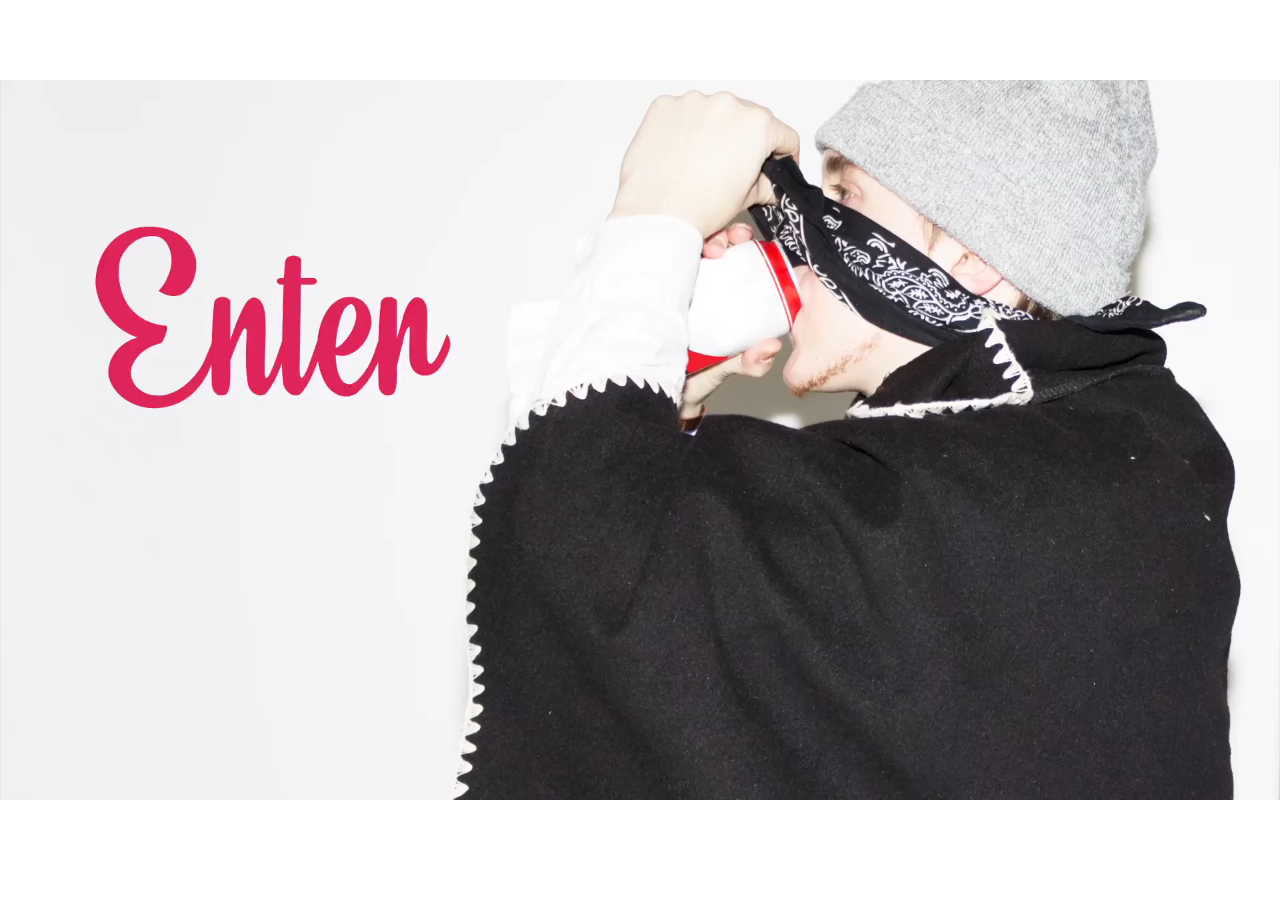
<file: index.html>
<!DOCTYPE html>
<html lang="en">

<head>
  <!--  Meta  -->
  <meta charset="UTF-8" name="viewport" content="width=device-width, initial-scale=1" />

  <title>Roy Barbados</title>

  <!-- Bootstrap -->
  <script src="https://ajax.googleapis.com/ajax/libs/jquery/1.11.3/jquery.min.js"></script>﻿
  <link rel="stylesheet" href="https://maxcdn.bootstrapcdn.com/bootstrap/3.3.4/css/bootstrap.min.css">
  <script src="https://maxcdn.bootstrapcdn.com/bootstrap/3.3.4/js/bootstrap.min.js"></script>

  <!-- jQuery -->
  <script src="https://ajax.googleapis.com/ajax/libs/jquery/2.1.3/jquery.min.js"></script>

  <!--  Styles  -->

  <!-- font awesome -->
  <link rel="stylesheet" href="https://cdnjs.cloudflare.com/ajax/libs/font-awesome/4.7.0/css/font-awesome.min.css">

  <script>
    $(document).ready(function () {
      $('#enter').click(function () {
        $('#enter').get(0).play();
        setTimeout(function () {
          window.location.href = 'homepage.html';
          return false;
        }, 1300);
      });

      window.onpageshow = function(event) {
        if (event.persisted) {
            window.location.reload()
            return false;
        }
      };
    });
  </script>

  <style>
    body {
      margin-top: -20px;
      height: 100vh;
      display: grid;
      justify-content: center;
    }
  </style>


</head>

<body>
  <video class="img-responsive center-block" autoplay playsinline id="enter" width="100%" height="100%">
    <source src="vid/enter.mp4" type="video/mp4"/>
    <source src="vid/enter.webm" type="video/webm"/>
    Your browser does not support the video tag.
  </video>

</body>

</html>
</file>
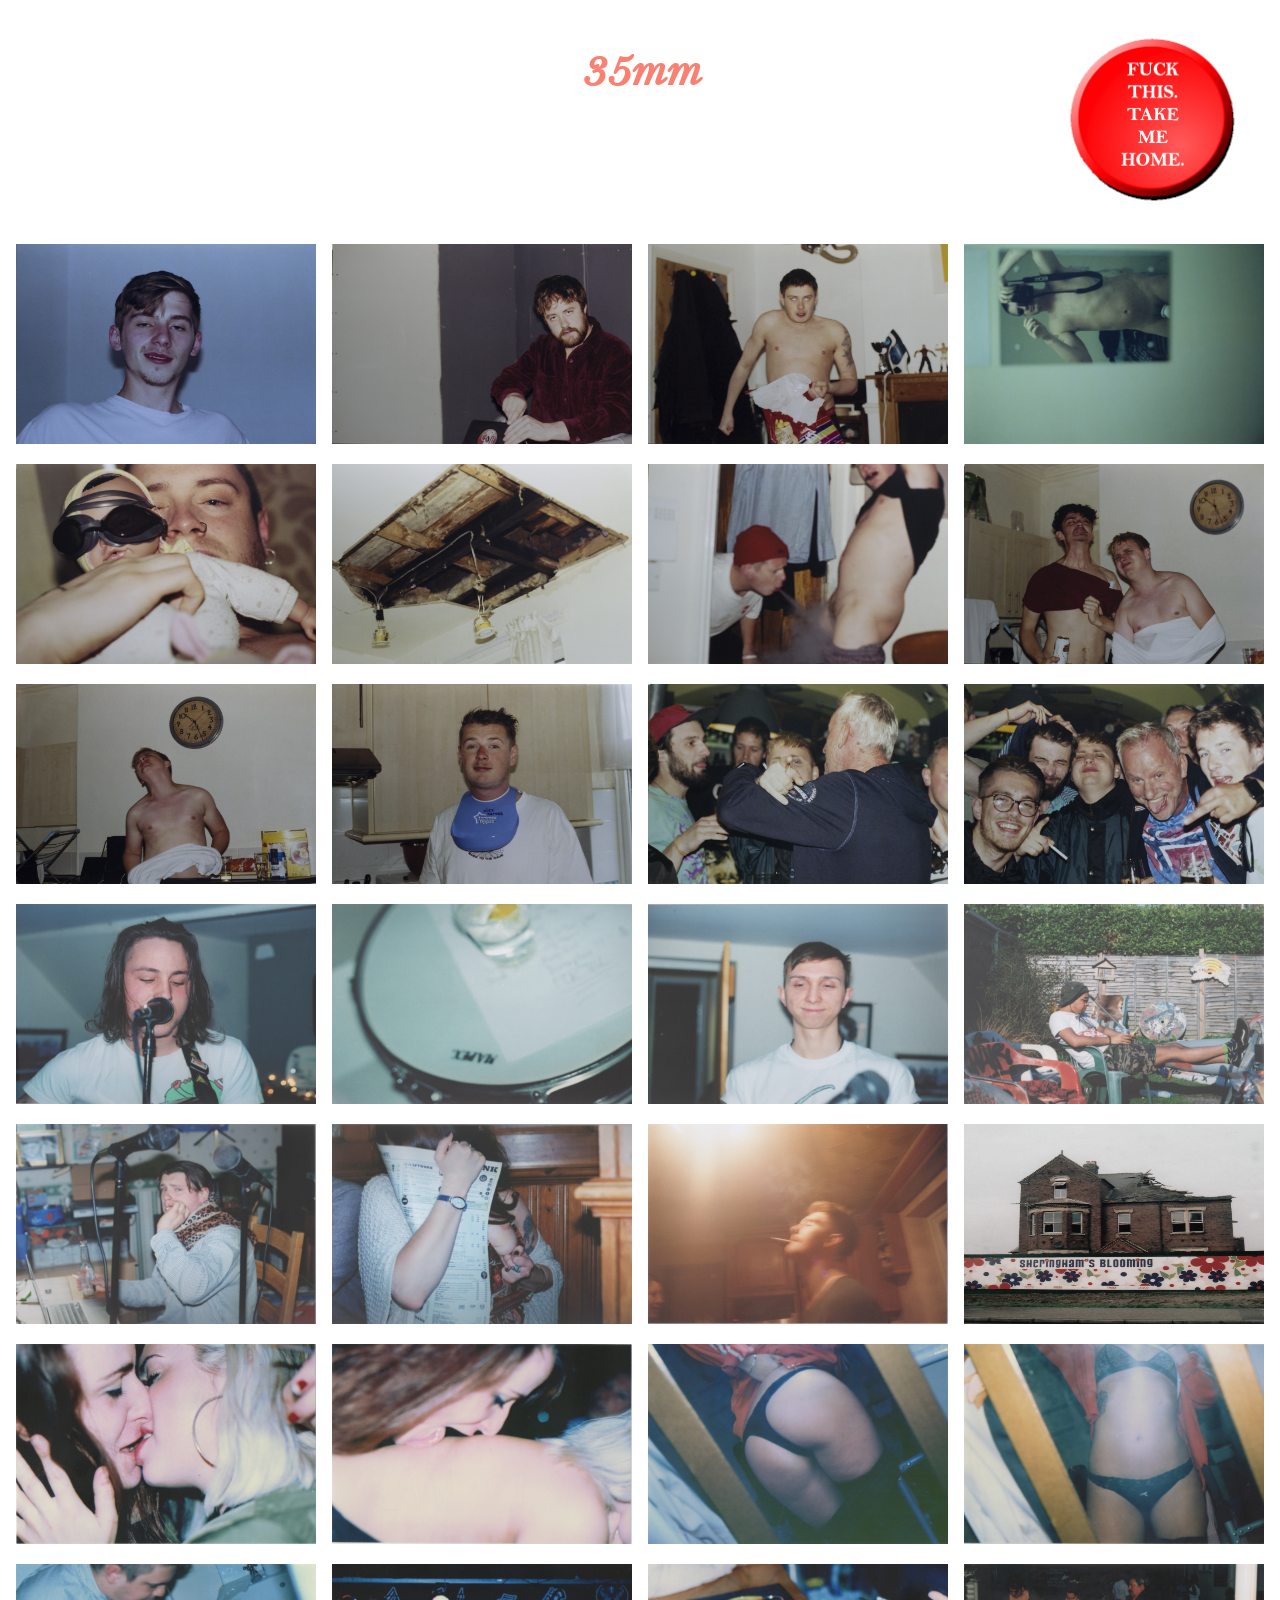
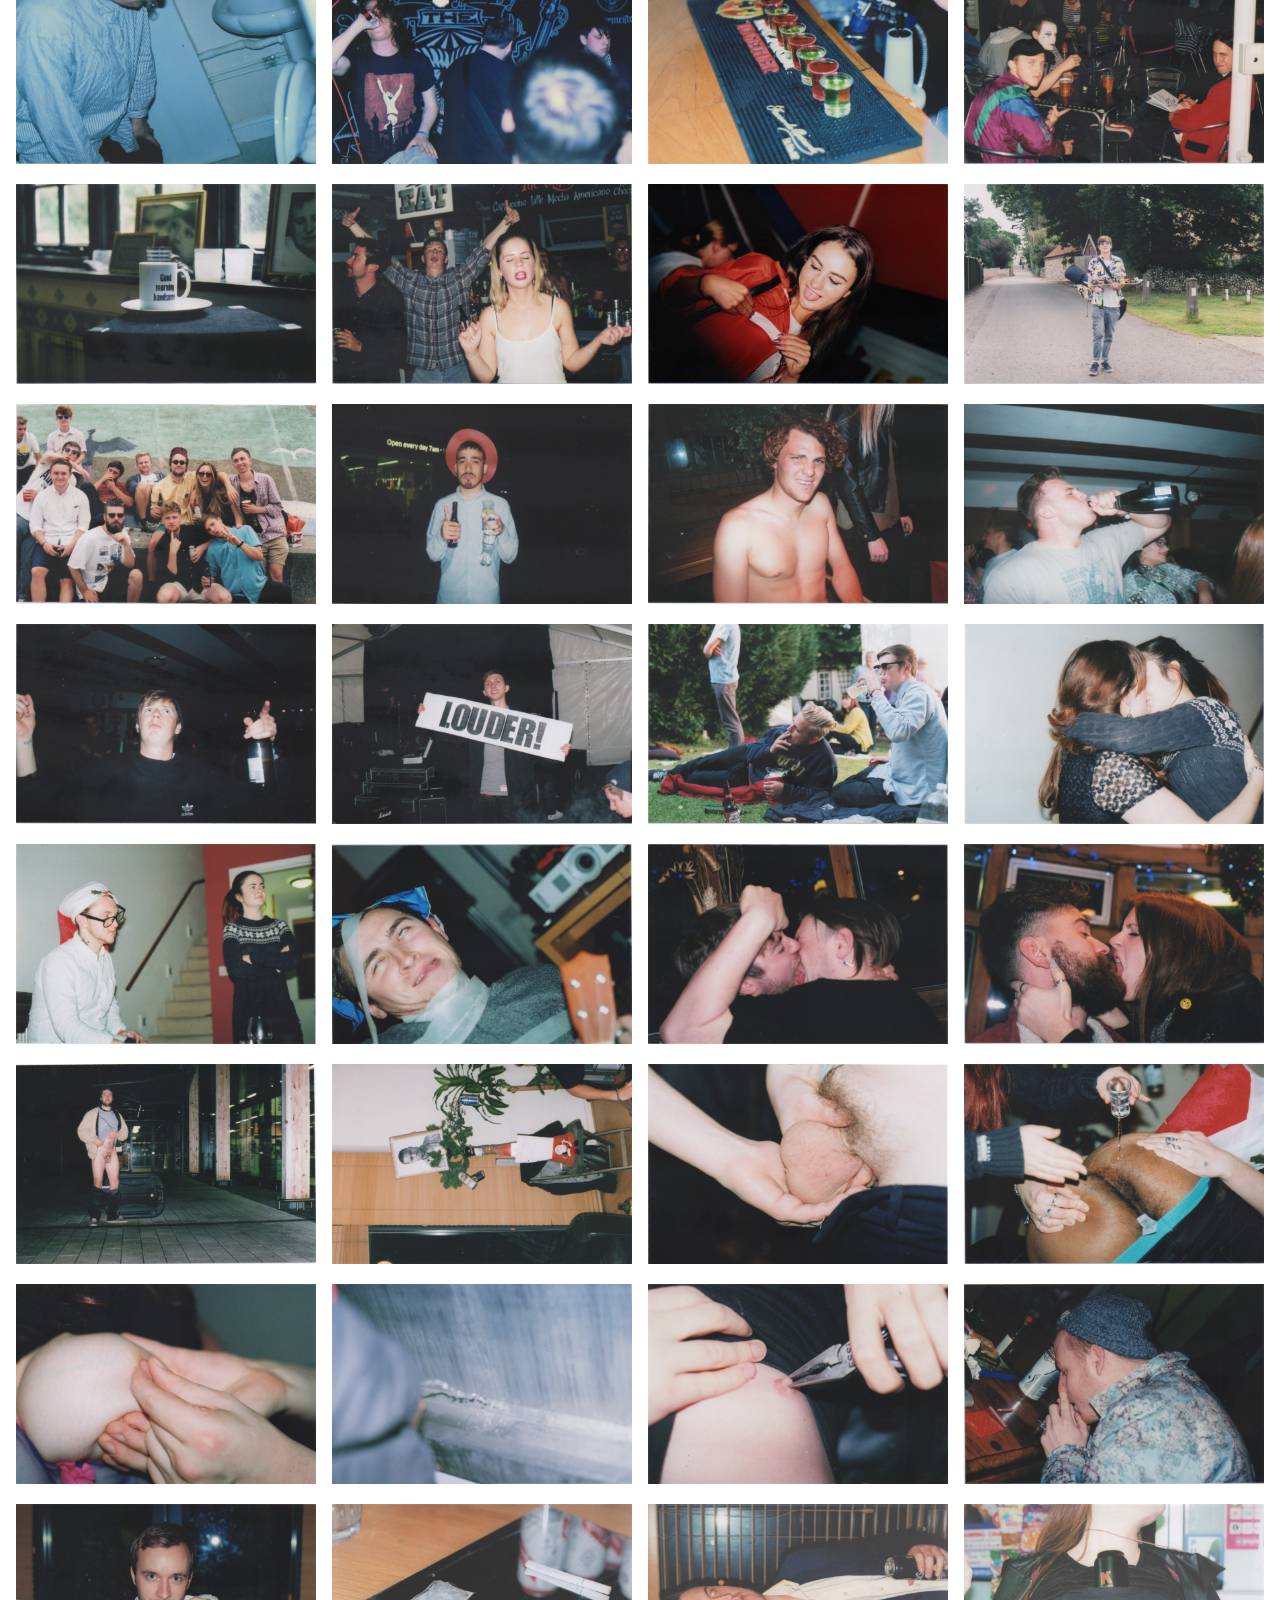
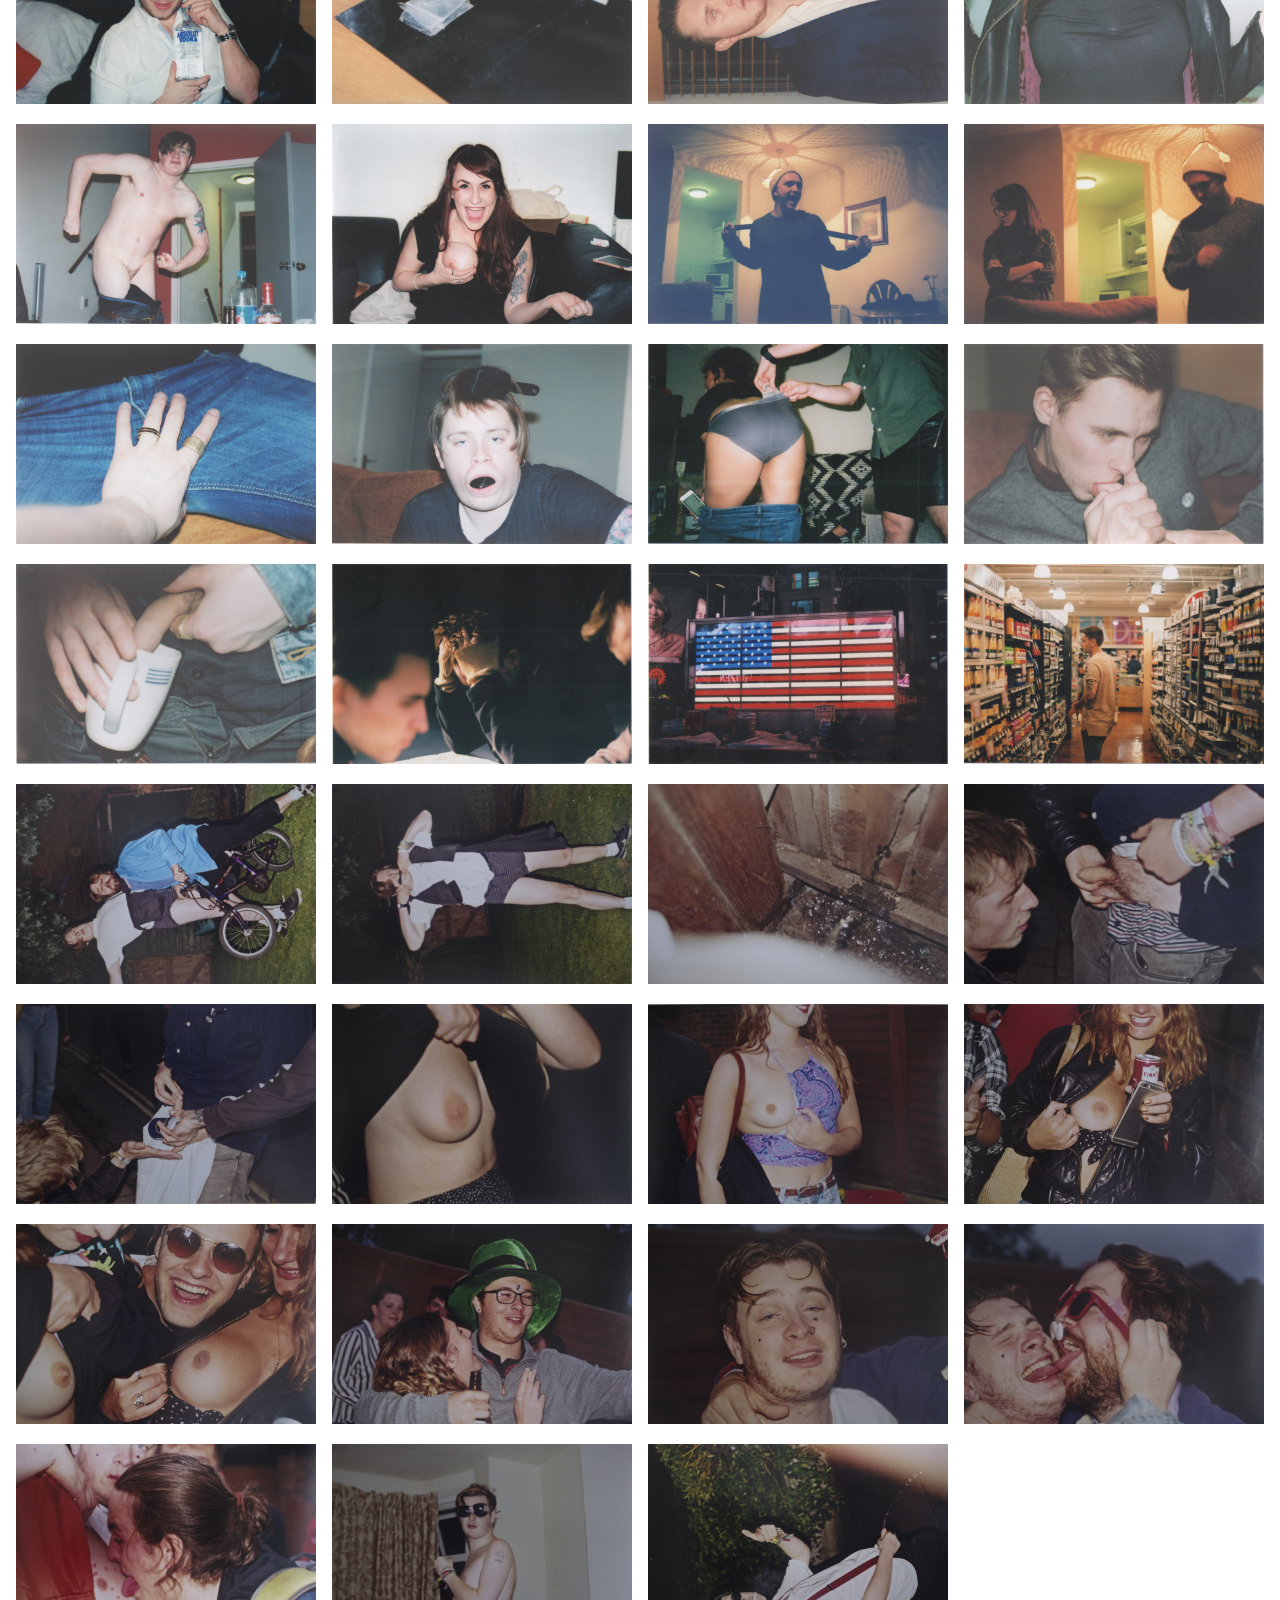
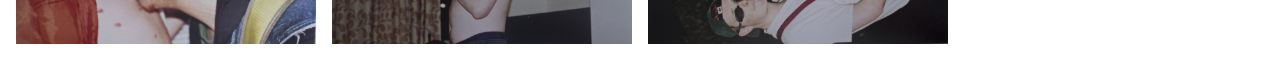
<file: 35mm.html>
<!DOCTYPE html>
<html>
<head>
  <meta charset="utf-8" />
  <meta http-equiv="X-UA-Compatible" content="IE=edge" />
  <title>Roy Barbados - 35mm</title>
  <meta name="viewport" content="width=device-width, initial-scale=1" />

  <!-- jQuery -->
  <script src="https://ajax.googleapis.com/ajax/libs/jquery/2.1.1/jquery.min.js"></script>

  <!-- Font Awesome -->
  <link rel="stylesheet" href="https://cdnjs.cloudflare.com/ajax/libs/font-awesome/4.7.0/css/font-awesome.min.css"/>

  <!-- <link rel="stylesheet" type="text/css" media="screen" href="styles.css" /> -->

  <style>
  @font-face {
    font-family: belli;
    src: url("img/font/belli.ttf");
  }
  body {
    font-family: "belli", sans-serif;
    margin-bottom: 40px;
  }
  #header {
    display: grid;
    justify-content: center;
    grid-template-columns: 1fr 1fr 1fr;
  }
  #title {
    color: salmon;
    text-align: center;
    font-size: 50px;
    grid-column-start: 2;
  }
  .homeButton {
    grid-column-start: 3;
    margin-left: auto;
  }
  /* 2 cols on mobile, 3 on tablet, 4 on desktop */
  #photo-grid {
      display: grid;
      grid-template-columns: 1fr 1fr 1fr 1fr;
      grid-template-rows: auto;
      justify-items: center;
      grid-column-gap: 0px;
      grid-row-gap: 20px;
  }
  @media screen and (max-width: 1200px) {
    #photo-grid {
        grid-template-columns: 1fr 1fr 1fr;
    }
  }
  @media screen and (max-width: 992px) {
    #photo-grid {
        grid-template-columns: 1fr 1fr;
    }
  }
  @media screen and (max-width: 768px) {
    #photo-grid {
        grid-template-columns: 1fr;
    }
    .homeButton {
        display: none;
    }
    .mobileHomeButton {
      display: block;
    }
  }
  @media screen and (min-width: 768px) {
    .mobileHomeButton {
      display: none;
    }
  }

  /* rotate imgs */
  .rotated {
    transform: rotate(90deg);
    -ms-transform: rotate(90deg); /* IE 9 */
    -moz-transform: rotate(90deg); /* Firefox */
    -webkit-transform: rotate(90deg); /* Safari and Chrome */
    -o-transform: rotate(90deg); /* Opera */
  }

  /* Style the Image Used to Trigger the Modal */
  .photo {
      cursor: pointer;
      transition: 0.3s;
      width: 300px;
      height: 200px;
  }

  .photo:hover {opacity: 0.7;}

  /* The Modal (background) */
  .modal {
      display: none; /* Hidden by default */
      position: fixed; /* Stay in place */
      z-index: 1; /* Sit on top */
      padding-top: 100px; /* Location of the box */
      left: 0;
      top: 0;
      width: 100%; /* Full width */
      height: 100%; /* Full height */
      overflow: auto; /* Enable scroll if needed */
      background-color: rgb(0,0,0); /* Fallback color */
      background-color: rgba(0,0,0,0.9); /* Black w/ opacity */
      /* -webkit-transition: all 1.3s ease-in-out; --> need to go in parent class
      -moz-transition:    all 1.3s ease-in-out;
      -o-transition:      all 1.3s ease-in-out;
      -ms-transition:     all 1.3s ease-in-out; */
  }

  /* Modal Content (Image) */
  .modal-content {
      margin: auto;
      display: block;
      max-height: 50%;
  }

  /* Caption of Modal Image (Image Text) - Same Width as the Image */
  #caption {
      margin: auto;
      display: block;
      width: 80%;
      max-width: 700px;
      text-align: center;
      color: #ccc;
      padding: 100px 0;
      height: 150px;
  }

  /* Add Animation - Zoom in the Modal */
  .modal-content, #caption {
      -webkit-animation-name: zoom;
      -webkit-animation-duration: 0.6s;
      animation-name: zoom;
      animation-duration: 0.6s;
  }

  @-webkit-keyframes zoom {
      from {-webkit-transform:scale(0)}
      to {-webkit-transform:scale(1)}
  }

  @keyframes zoom {
      from {transform:scale(0)}
      to {transform:scale(1)}
  }

  /* The Close Button */
  .close {
      position: absolute;
      top: 15px;
      right: 35px;
      color: #f1f1f1;
      font-size: 40px;
      font-weight: bold;
      transition: 0.3s;
  }

  .close:hover,
  .close:focus {
      color: #bbb;
      text-decoration: none;
      cursor: pointer;
  }

  /* 100% Image Width on Smaller Screens */
  @media only screen and (max-width: 768px){
      .modal-content {
          width: 100%;
      }
  }
</style>
</head>
<body>
  <main>
    <div id="header">
      <h1 id="title">35mm</h1>
      <div class="homeButton">
          <a href="homepage.html"><img src="homeButton.png" alt="Home Button" style="width: 250px;"/></a>
      </div>
      <div class="mobileHomeButton">
        <a href="homepage.html"><img src="mobileHomeButton.png" alt="Home Button" style="position: absolute; top:0; right: 0;"/></a>
      </div>
    </div>
    <div id="photo-grid">
      <img class="photo" src="./img/35mm/9/1 Nicholas-min.jpg" alt="Nicholas">
      <img class="photo" src="./img/35mm/9/2 Ray-Keith-min.jpg" alt="Ray-Keith">
      <img class="photo" src="./img/35mm/9/3 Roy-min.jpg" alt="Roy">
      <img class="photo portrait" src="./img/35mm/9/4 Tanning Roy-min.jpg" alt="Tanning Roy">
      <img class="photo" src="./img/35mm/9/5 Deano and Roy-min.jpg" alt="Deano and Roy">
      <img class="photo" src="./img/35mm/9/6 Home-min.jpg" alt="Home">
      <img class="photo" src="./img/35mm/9/7 Naughy Daughty-min.jpg" alt="Naughty Daughty">
      <img class="photo" src="./img/35mm/9/8 Et and Freshman-min.jpg" alt="Et and Freshman">
      <img class="photo" src="./img/35mm/9/9 Freshman-min.jpg" alt="Fresh">
      <img class="photo" src="./img/35mm/9/10 Clint-min.jpg" alt="Clint">
      <img class="photo" src="./img/35mm/9/11 Fresh & Polish Dad-min.jpg" alt="Fresh & Polish Dad">
      <img class="photo" src="./img/35mm/9/12 Poland Posse-min.jpg" alt="Poland Posse">
      <img class="photo" src="./img/35mm/8/1 Homer-min.jpg" alt="">
      <img class="photo" src="./img/35mm/8/2 Homer's Snare-min.jpg" alt="">
      <img class="photo" src="./img/35mm/8/3 Pat-min.jpg" alt="Pat">
      <img class="photo" src="./img/35mm/8/4 Joel-min.jpg" alt="Joel">
      <img class="photo" src="./img/35mm/8/5 Roy-min.jpg" alt="Roy">
      <img class="photo" src="./img/35mm/8/6 Rubz-min.jpg" alt="Rubz">
      <img class="photo" src="./img/35mm/8/7 The Fox-min.jpeg" alt="The Fox">
      <img class="photo" src="./img/35mm/8/8 Home-min.jpg" alt="Home">
      <img class="photo" src="./img/35mm/7/1 Rubz and Abz-min.jpg" alt="Rubz and Abz">
      <img class="photo" src="./img/35mm/7/2 Rubz and Abz-min.jpg" alt="Rubz and Abz">
      <img class="photo" src="./img/35mm/7/3 Coco-min.jpg" alt="Coco">
      <img class="photo" src="./img/35mm/7/4 Coco-min.jpg" alt="Coco">
      <img class="photo" src="./img/35mm/7/5 Roy Sick-min.jpg" alt="Roy Sick">
      <img class="photo" src="./img/35mm/7/6 Dreyfus-min.jpg" alt="Dreyfus">
      <img class="photo" src="./img/35mm/7/7 Shots-min.jpg" alt="Shots">
      <img class="photo" src="./img/35mm/6/1 Hamaz, J.T. & Homer-min.jpg" alt="Hamaz, J.T. & Homer-min.jpg">
      <img class="photo" src="./img/35mm/6/2 Morning-min.jpg" alt="Morning">
      <img class="photo" src="./img/35mm/6/3 Cal, Clint and Abz-min.jpg" alt="Cal, Clint and Abz">
      <img class="photo" src="./img/35mm/6/4 Neo-min.jpg" alt="Neo">
      <img class="photo" src="./img/35mm/6/5 Clint-min.jpg" alt="Clint">
      <img class="photo" src="./img/35mm/6/6 Cru-min.jpg" alt="Cru">
      <img class="photo" src="./img/35mm/6/7 Kid P-min.jpg" alt="Kid P">
      <img class="photo" src="./img/35mm/6/8 Joe-min.jpg" alt="Joe">
      <img class="photo" src="./img/35mm/6/9 Champerz-min.jpg" alt="Champerz">
      <img class="photo" src="./img/35mm/6/10 Clint-min.jpg" alt="Clint">
      <img class="photo" src="./img/35mm/6/11 Pat Git-min.jpg" alt="Pat Git">
      <img class="photo" src="./img/35mm/6/12 Fresh & Clint-min.jpg" alt="Fresh & Clint">
      <img class="photo" src="./img/35mm/5/1 Rubz & Ros-min.jpg" alt="Rubz & Ros">
      <img class="photo" src="./img/35mm/5/2 Hamaz & Ros-min.jpg" alt="Hamaz & Ros">
      <img class="photo" src="./img/35mm/5/3 C.R.D-min.jpg" alt="C.R.D">
      <img class="photo" src="./img/35mm/5/4 Ray and Roy-min.jpg" alt="Ray and Roy">
      <img class="photo" src="./img/35mm/5/5 Dean Abbatoir & El-min.jpg" alt="Dean Abbatoir & El">
      <img class="photo" src="./img/35mm/5/6 Ray-min.jpg" alt="Ray">
      <img class="photo portrait" src="./img/35mm/5/7 Christmas-min.jpg" alt="Christmas">
      <img class="photo" src="./img/35mm/5/8 Sack-min.jpg" alt="Sack">
      <img class="photo" src="./img/35mm/5/9 Ass-min.jpg" alt="Ass">
      <img class="photo" src="./img/35mm/5/10 Nip-min.jpg" alt="Nip">
      <img class="photo" src="./img/35mm/4/1 Piss Dick-min.jpg" alt="Piss Dick">
      <img class="photo" src="./img/35mm/4/2 Nip-min.jpg" alt="Nip">
      <img class="photo" src="./img/35mm/4/3 Brooders-min.jpg" alt="Brooders">
      <img class="photo" src="./img/35mm/4/4 Absolut Rup-min.jpg" alt="Absolut Rup">
      <img class="photo" src="./img/35mm/4/5 Candy-min.jpg" alt="Candy">
      <img class="photo portrait" src="./img/35mm/4/6 Hamaz-min.jpg" alt="Hamaz">
      <img class="photo" src="./img/35mm/4/7 Rubz K-min.jpg" alt="Rubz K">
      <img class="photo" src="./img/35mm/4/8 Roy B-min.jpg" alt="Roy B">
      <img class="photo" src="./img/35mm/4/9 Rubz-min.jpg" alt="Rubz">
      <img class="photo" src="./img/35mm/4/10 Hamaz-min.jpg" alt="Hamaz">
      <img class="photo" src="./img/35mm/4/11 Hamaz & Ruby-min.jpg" alt="Hamaz & Ruby">
      <img class="photo" src="./img/35mm/4/12 Crotch-min.jpg" alt="Crotch">
      <img class="photo" src="./img/35mm/4/13 Roy-min.jpg" alt="Roy">
      <img class="photo" src="./img/35mm/3/1 Get Money-min.jpeg" alt="Get Money">
      <img class="photo" src="./img/35mm/3/2 C.R.D Toe Suck-min.jpeg" alt="C.R.D Toe Suck">
      <img class="photo" src="./img/35mm/3/3 Dick Cup-min.jpeg" alt="Dick Cup">
      <img class="photo" src="./img/35mm/3/4 Crisis-min.jpeg" alt="Crisis">
      <img class="photo" src="./img/35mm/2/1 Times Square-min.jpg" alt="Times Square">
      <img class="photo" src="./img/35mm/2/2 Jake-min.jpg" alt="Jake">
      <img class="photo portrait" src="./img/35mm/1/1 Clint Friction & Ray-Keith-min.jpg" alt="Clint Friction & Ray-Keith">
      <img class="photo portrait" src="./img/35mm/1/2 Clint-min.jpg" alt="Clint">
      <img class="photo" src="./img/35mm/1/3 Piss Corner-min.jpg" alt="Piss Corner">
      <img class="photo" src="./img/35mm/1/5 Dick-min.jpg" alt="Dick">
      <img class="photo" src="./img/35mm/1/6 Clint Fric, Dick & Nick -min.jpg" alt="Clint Fric, Dick & Nick">
      <img class="photo" src="./img/35mm/1/7 H Tit-min.jpg" alt="H Tit">
      <img class="photo" src="./img/35mm/1/8 Ambz-min.jpg" alt="Ambz">
      <img class="photo" src="./img/35mm/1/9 Neo-min.jpg" alt="Neo">
      <img class="photo" src="./img/35mm/1/10 Ambz, Lou & Neo-min.jpg" alt="Ambz, Lou & Neo">
      <img class="photo" src="./img/35mm/1/11 Troy Calamari & Jen-min.jpg" alt="Troy Calamari & Jen">
      <img class="photo" src="./img/35mm/1/13 Roy B-min.jpg" alt="Roy B">
      <img class="photo" src="./img/35mm/1/14 Roy and Ray-min.jpg" alt="Roy and Ray">
      <img class="photo" src="./img/35mm/1/15 Homer Extinguisher & Roy-min.jpg" alt="Homer Extinguisher & Roy">
      <img class="photo" src="./img/35mm/1/16 Weatherspoons Tat-min.jpg" alt="Weatherspoons Tat">
      <img class="photo portrait" src="./img/35mm/1/17 Clint Pissing-min.jpg" alt="Clint Pissing">
    </div>

    <!-- The Modal -->
    <div id="theModal" class="modal">

      <!-- The Close Button -->
      <span class="close" onclick="document.getElementById('theModal').style.display='none'">&times;</span>

      <!-- Modal Content (The Image) -->
      <img class="modal-content" id="modalImg">

      <!-- Modal Caption (Image Text) -->
      <div id="caption"></div>
    </div>

  </main>
  <script>
    // Get the modal
    const modal = document.getElementById('theModal');

    // Get the image and insert it inside the modal - use its "alt" text as a caption
    const img = $('.photo');
    const modalImg = $("#modalImg");
    const captionText = document.getElementById("caption");
    $('.photo').click(function(){
      modal.style.display = "block";
      const newSrc = this.src;
      $(this).hasClass('portrait') ? modalImg.addClass('rotated') : '';
      modalImg.attr('src', newSrc);
      captionText.innerHTML = this.alt;
    });

    // Get the <span> element that closes the modal
    const span = document.getElementsByClassName("close")[0];

    // When the user clicks on <span> (x), close the modal
    span.onclick = function() {
      $("#modalImg").removeClass('rotated');
      modal.style.display = "none";
    }
  </script>
</body>
</html>
</file>
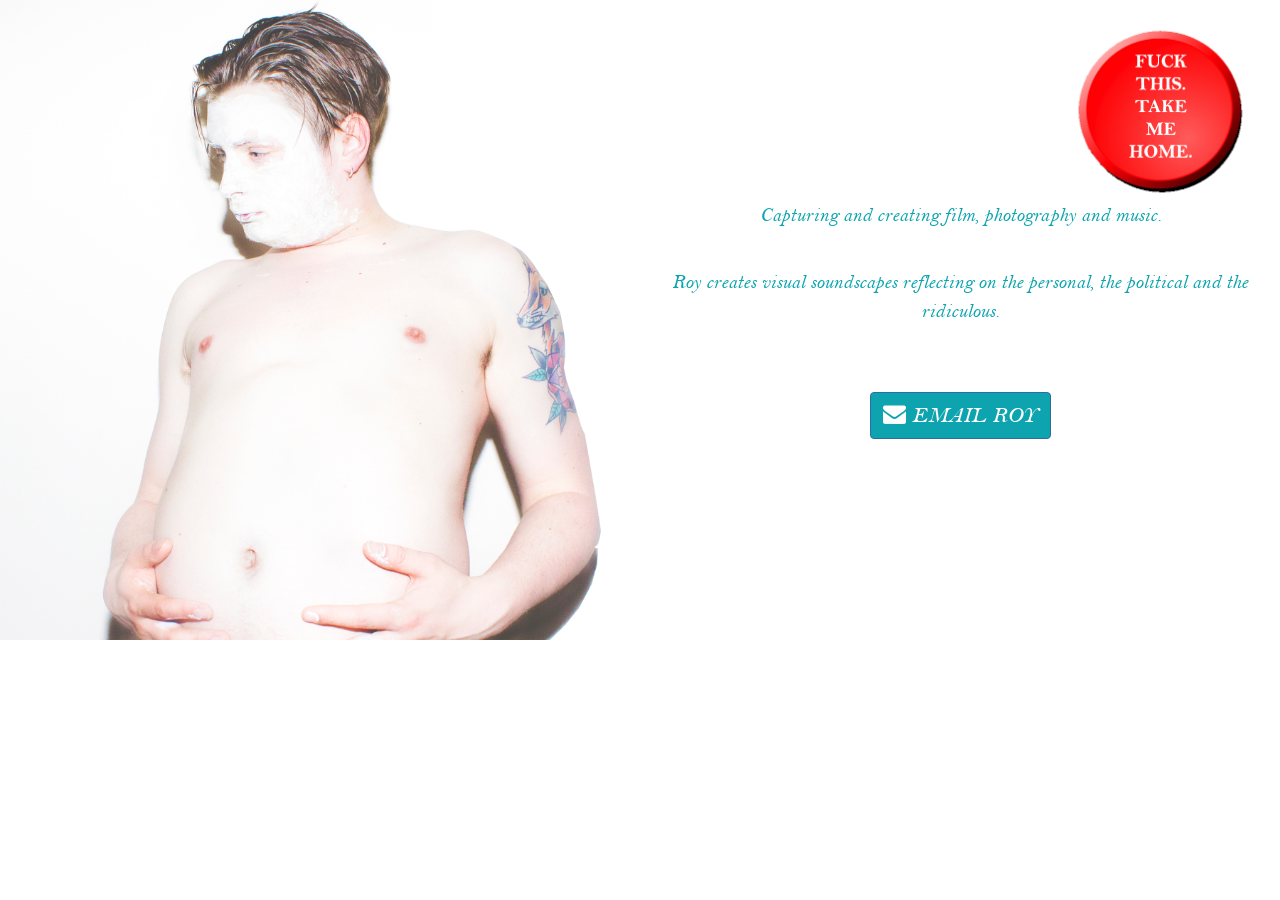
<file: about.html>
<!DOCTYPE html>
<html>

<head>
  <meta charset="utf-8" />
  <meta http-equiv="X-UA-Compatible" content="IE=edge">
  <title>Roy Barbados - About</title>
  <meta name="viewport" content="width=device-width, initial-scale=1">

  <!-- Bootstrap & jQuery -->
  <script src="https://ajax.googleapis.com/ajax/libs/jquery/1.11.3/jquery.min.js"></script>
  <link rel="stylesheet" href="https://maxcdn.bootstrapcdn.com/bootstrap/3.3.4/css/bootstrap.min.css">
  <script src="https://maxcdn.bootstrapcdn.com/bootstrap/3.3.4/js/bootstrap.min.js"></script>

  <!-- Font Awesome-->
  <link rel="stylesheet" href="https://cdnjs.cloudflare.com/ajax/libs/font-awesome/4.7.0/css/font-awesome.min.css">

  <!-- <link rel="stylesheet" type="text/css" media="screen" href="styles.css" /> -->


  <style>
    @font-face {
      font-family: belli;
      src: url('img/font/belli.ttf');
    }

    body {
      font-family: 'belli', sans-serif;
      margin-bottom: 20px;
    }

    main {
      color: rgb(13, 164, 175);
      font-size: 20px;
      text-align: center;
      display: grid;
      grid-template-columns: 1fr 1fr;
    }
    .homeButton {
      position: fixed;
      top: 0px;
      right: 0px;
    }

    .about-img {
      max-height: 100vh;
      max-width: 50vw;
    }

    .main-desc {
      align-self: center;
    }

    #email {
      text-decoration: none;
      color: rgb(13, 164, 175);
    }
    @media (max-width: 1200px) {
      main {
        grid-template-columns: 1fr;
        grid-template-rows: 3fr 1fr;
      }
      .about-img {
        justify-self: center;
      }
      .main-desc {
        align-self: flex-start;
      }
    }
    @media (max-width: 992px) {
      main {
        grid-template-rows: 7fr 3fr;
      }
    }
    @media (max-width: 768px) {
      .homeButton {
        display: none;
      }
      .about-img {
        align-self: center;
      }
      main {
        grid-template-rows: 1fr 3fr;
      }
      .mobileHomeButton {
        display: block;
      }
    }
    @media (max-width: 336px) {
      main {
        grid-template-rows: 1fr 1fr;
      }
    }
    @media screen and (min-width: 768px) {
    .mobileHomeButton {
      display: none;
    }
  }

  </style>
</head>

<body>
  <main>
    <div class="homeButton">
        <a href="homepage.html"><img src="homeButton.png" alt="Home Button" style="width: 250px;"/></a>
    </div>
    <div class="mobileHomeButton">
      <a href="homepage.html"><img src="mobileHomeButton.png" alt="Home Button" style="position: absolute; top:0; right: 0;"/></a>
    </div>
    <img class="about-img" src="img/roy.jpg" alt="Roy Barbados" />
    <div class="main-desc">
      <p>Capturing and creating film, photography and music.</p>
      <br>
      <p>Roy creates visual soundscapes reflecting on the personal, the political and the
        ridiculous.</p>
      <br>
      <br>
      <a id="email" href="mailto:sphpromotions@gmail.com">
        <button type="button" class="btn btn-primary" style="font-size: 23px; background: rgb(13, 164, 175);">
          <i class="fa fa-envelope"></i> EMAIL ROY
        </button>
      </a>
    </div>
  </main>
</body>

</html>
</file>
<file: styles.css>
/* Displays navbar as table taking up full screen width - change this on mobile */
.navbar-nav {
  display:table;
  width:100%;
  margin: 0;
}
.navbar-nav > li {
  width: 20%;
  float:none;
  display:table-cell;
  text-align:center;
}

/* Dropup on hover rather than click */
ul.nav li.dropup:hover > ul.dropdown-menu {
    display: block;
}

/* Center dropup menu */
.dropdown-menu {
  left: 50%;
  right: auto;
  text-align: center;
  transform: translate(-50%, 0);
}

/* Styling for social media icons */
.social-media > a > img {
  height: 20px;
  width: 20px;
  margin: auto 10px;
}
.social-media a {
  display: inline-block;
}
.social-media {
  margin:0;
  padding:0;
  float: none;
  text-align: center;
}

/* Scrollspy menu for films */
ul.nav-pills {
    top: 20px;
    position: fixed;
}

/* Styling for film scrollspy */
.nav-pills > li {
  border: solid black 1px;
}
.nav-pills>li.active>a, .nav-pills>li.active>a:focus, .nav-pills>li.active>a:hover {
       color: red;
       background-color: white;
}

/* Styling for 35mm imgs */
.landscape {
  height:100px;
  width:150px;
  margin-bottom: 20px;
}
/* .portrait {
  width:100px;
  height:150px;
  margin-bottom: 20px;
} */

/* Styling for community imgs */
.community-img {
  margin-bottom: 20px;
}

/* Styling for menu items */
.menu-item {
  color: white !important;
}

/* Styling for main homepage img */
.homepage-img {
    padding: 0;
    display: block;
    margin: 0 auto;
    max-height: 100%;
    max-width: 100%;
}
</file>
